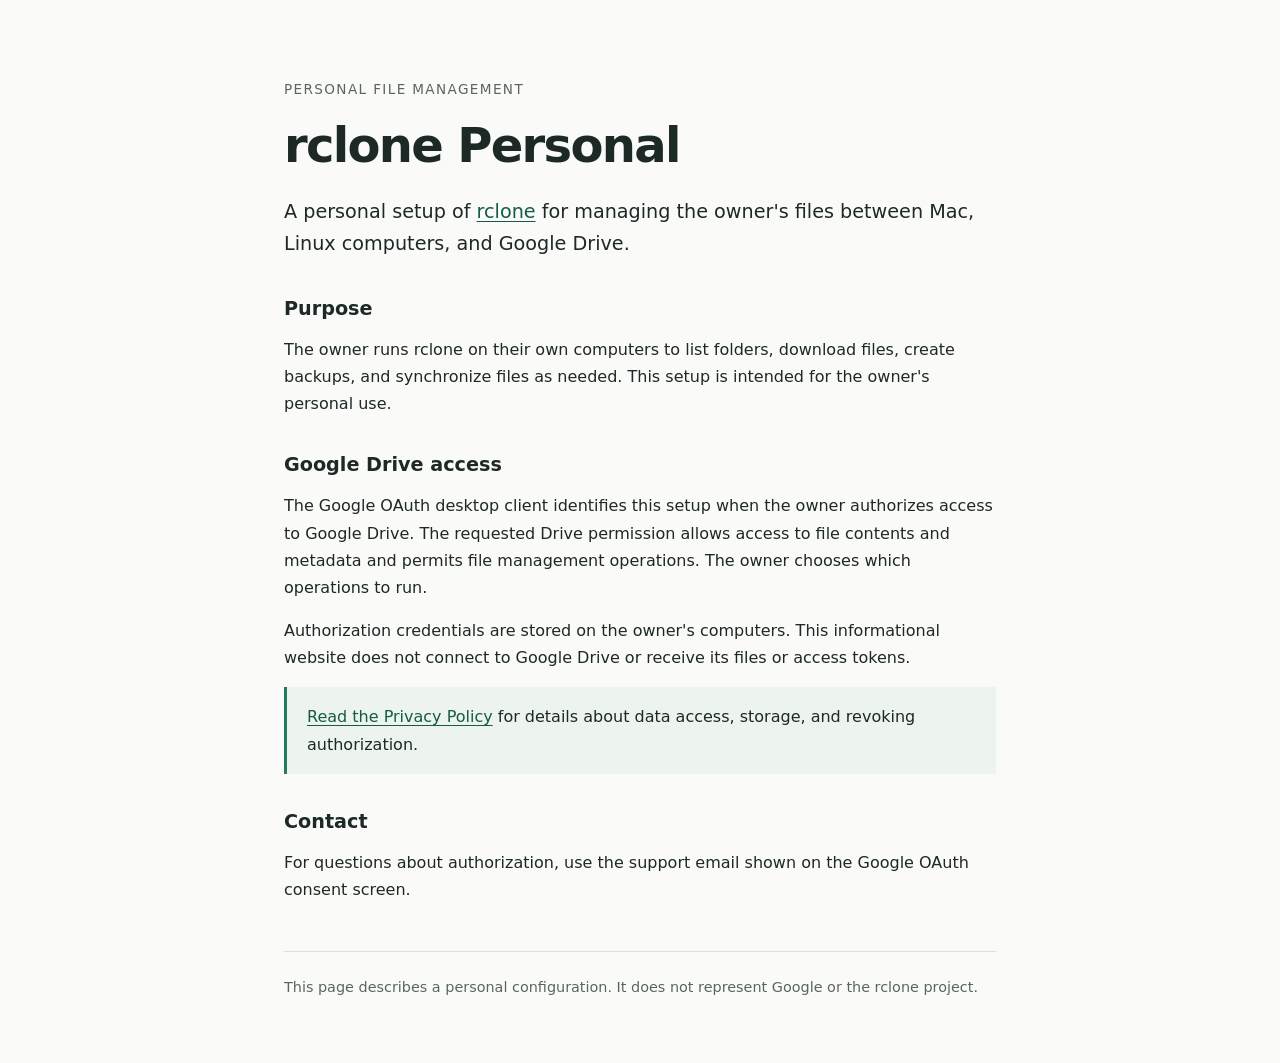
<file: index.html>
<!doctype html>
<html lang="en">
<head>
  <meta charset="utf-8">
  <meta name="viewport" content="width=device-width, initial-scale=1">
  <meta name="description" content="Personal rclone setup for managing the owner's files between Mac, Linux, and Google Drive.">
  <title>rclone Personal</title>
  <link rel="stylesheet" href="style.css">
</head>
<body>
  <main>
    <p class="eyebrow">Personal file management</p>
    <h1>rclone Personal</h1>
    <p class="intro">A personal setup of <a href="https://rclone.org/">rclone</a> for managing the owner's files between Mac, Linux computers, and Google Drive.</p>
    <h2>Purpose</h2>
    <p>The owner runs rclone on their own computers to list folders, download files, create backups, and synchronize files as needed. This setup is intended for the owner's personal use.</p>
    <h2>Google Drive access</h2>
    <p>The Google OAuth desktop client identifies this setup when the owner authorizes access to Google Drive. The requested Drive permission allows access to file contents and metadata and permits file management operations. The owner chooses which operations to run.</p>
    <p>Authorization credentials are stored on the owner's computers. This informational website does not connect to Google Drive or receive its files or access tokens.</p>
    <p class="callout"><a href="privacy.html">Read the Privacy Policy</a> for details about data access, storage, and revoking authorization.</p>
    <h2>Contact</h2>
    <p>For questions about authorization, use the support email shown on the Google OAuth consent screen.</p>
    <footer>This page describes a personal configuration. It does not represent Google or the rclone project.</footer>
  </main>
</body>
</html>
</file>
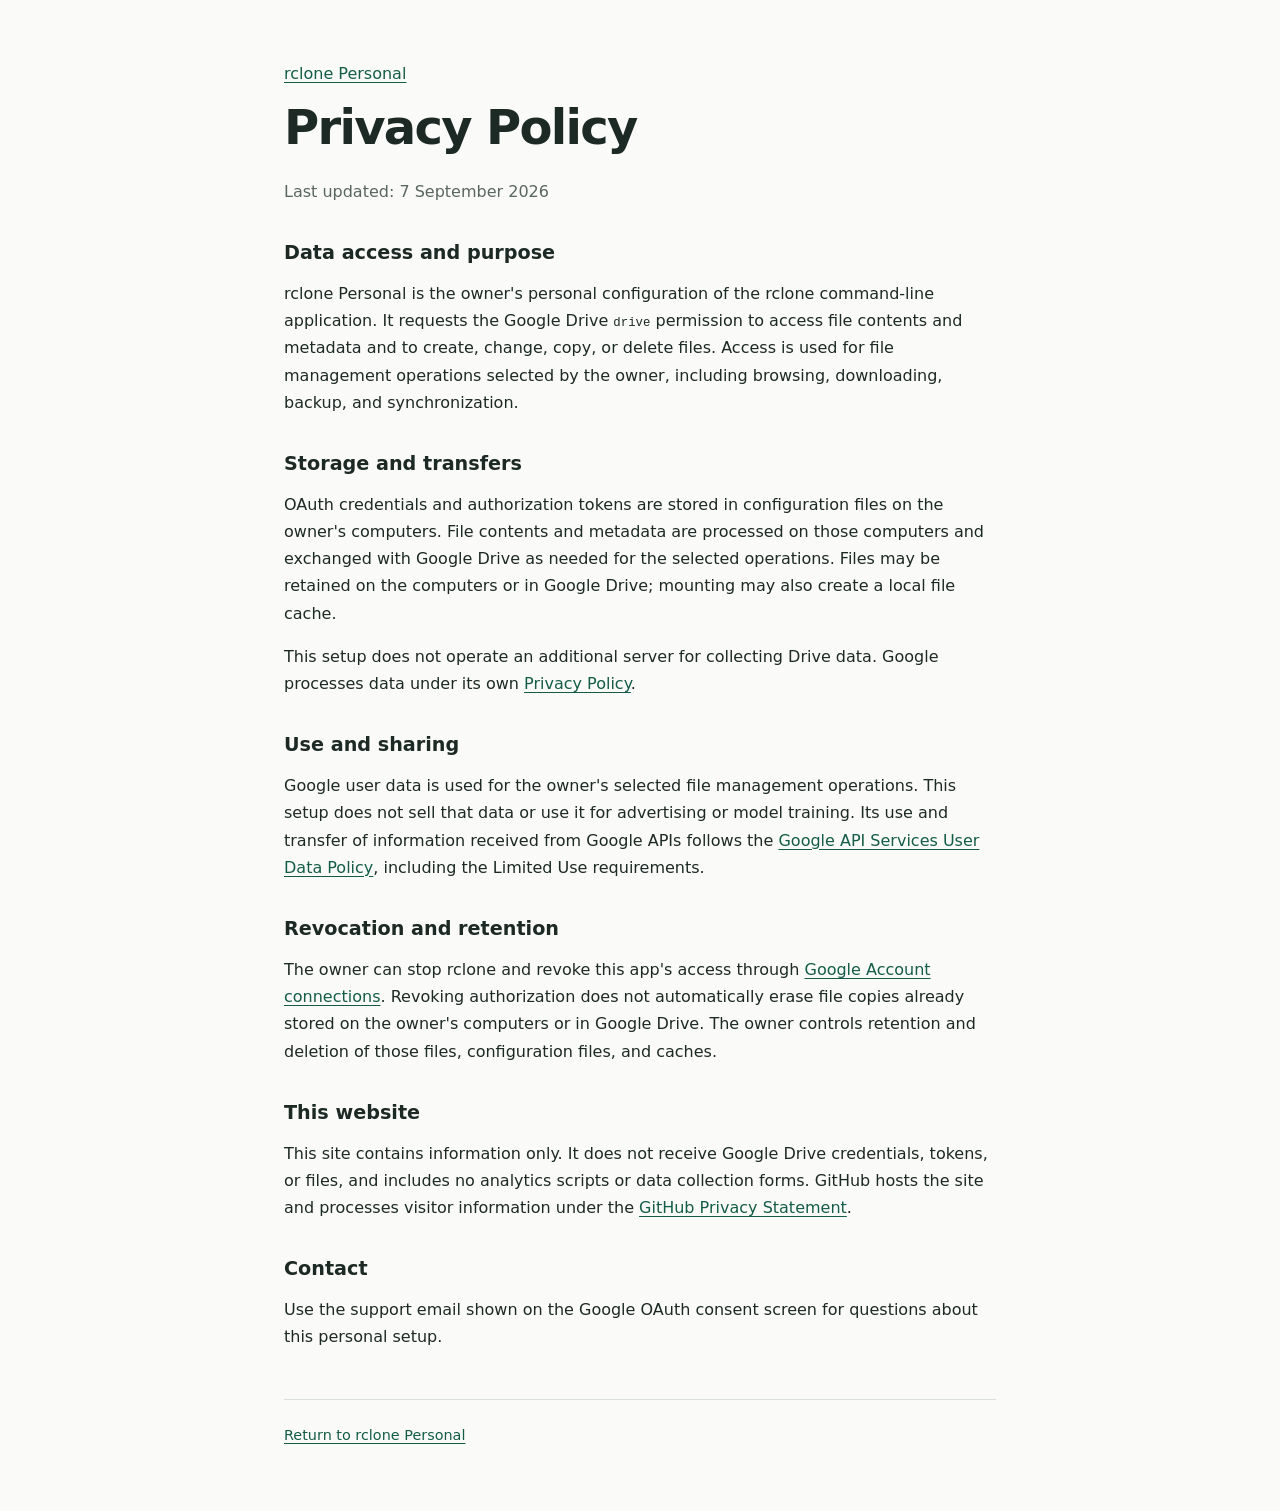
<file: privacy.html>
<!doctype html>
<html lang="en">
<head>
  <meta charset="utf-8">
  <meta name="viewport" content="width=device-width, initial-scale=1">
  <meta name="description" content="Privacy policy for the owner's personal rclone Google Drive OAuth client.">
  <title>Privacy Policy · rclone Personal</title>
  <link rel="stylesheet" href="style.css">
</head>
<body>
  <main>
    <nav><a href="./">rclone Personal</a></nav>
    <h1>Privacy Policy</h1>
    <p class="muted">Last updated: 7 September 2026</p>
    <h2>Data access and purpose</h2>
    <p>rclone Personal is the owner's personal configuration of the rclone command-line application. It requests the Google Drive <code>drive</code> permission to access file contents and metadata and to create, change, copy, or delete files. Access is used for file management operations selected by the owner, including browsing, downloading, backup, and synchronization.</p>
    <h2>Storage and transfers</h2>
    <p>OAuth credentials and authorization tokens are stored in configuration files on the owner's computers. File contents and metadata are processed on those computers and exchanged with Google Drive as needed for the selected operations. Files may be retained on the computers or in Google Drive; mounting may also create a local file cache.</p>
    <p>This setup does not operate an additional server for collecting Drive data. Google processes data under its own <a href="https://policies.google.com/privacy">Privacy Policy</a>.</p>
    <h2>Use and sharing</h2>
    <p>Google user data is used for the owner's selected file management operations. This setup does not sell that data or use it for advertising or model training. Its use and transfer of information received from Google APIs follows the <a href="https://developers.google.com/terms/api-services-user-data-policy">Google API Services User Data Policy</a>, including the Limited Use requirements.</p>
    <h2>Revocation and retention</h2>
    <p>The owner can stop rclone and revoke this app's access through <a href="https://myaccount.google.com/connections">Google Account connections</a>. Revoking authorization does not automatically erase file copies already stored on the owner's computers or in Google Drive. The owner controls retention and deletion of those files, configuration files, and caches.</p>
    <h2>This website</h2>
    <p>This site contains information only. It does not receive Google Drive credentials, tokens, or files, and includes no analytics scripts or data collection forms. GitHub hosts the site and processes visitor information under the <a href="https://docs.github.com/en/site-policy/privacy-policies/github-privacy-statement">GitHub Privacy Statement</a>.</p>
    <h2>Contact</h2>
    <p>Use the support email shown on the Google OAuth consent screen for questions about this personal setup.</p>
    <footer><a href="./">Return to rclone Personal</a></footer>
  </main>
</body>
</html>
</file>
<file: style.css>
:root { color-scheme: light; font-family: system-ui, -apple-system, BlinkMacSystemFont, "Segoe UI", sans-serif; color: #1d2925; background: #fafbf9; }
* { box-sizing: border-box; }
body { margin: 0; }
main { max-width: 760px; margin: 0 auto; padding: 64px 24px; }
h1 { font-size: clamp(2rem, 6vw, 3rem); line-height: 1.1; letter-spacing: -.035em; margin: 18px 0 24px; }
h2 { font-size: 1.2rem; margin-top: 36px; }
p { line-height: 1.7; }
a { color: #145c47; text-underline-offset: .18em; }
a:focus-visible { outline: 3px solid #247a60; outline-offset: 4px; }
.intro { font-size: 1.2rem; }
.eyebrow, .muted, footer { color: #59665f; }
.eyebrow { font-size: .85rem; text-transform: uppercase; letter-spacing: .1em; }
.callout { padding: 16px 20px; border-left: 3px solid #247a60; background: #edf3ed; }
code { font-size: .95em; }
footer { margin-top: 48px; padding-top: 24px; border-top: 1px solid #d9e0d9; font-size: .9rem; line-height: 1.6; }
@media (max-width: 480px) { main { padding: 36px 20px; } }
</file>
